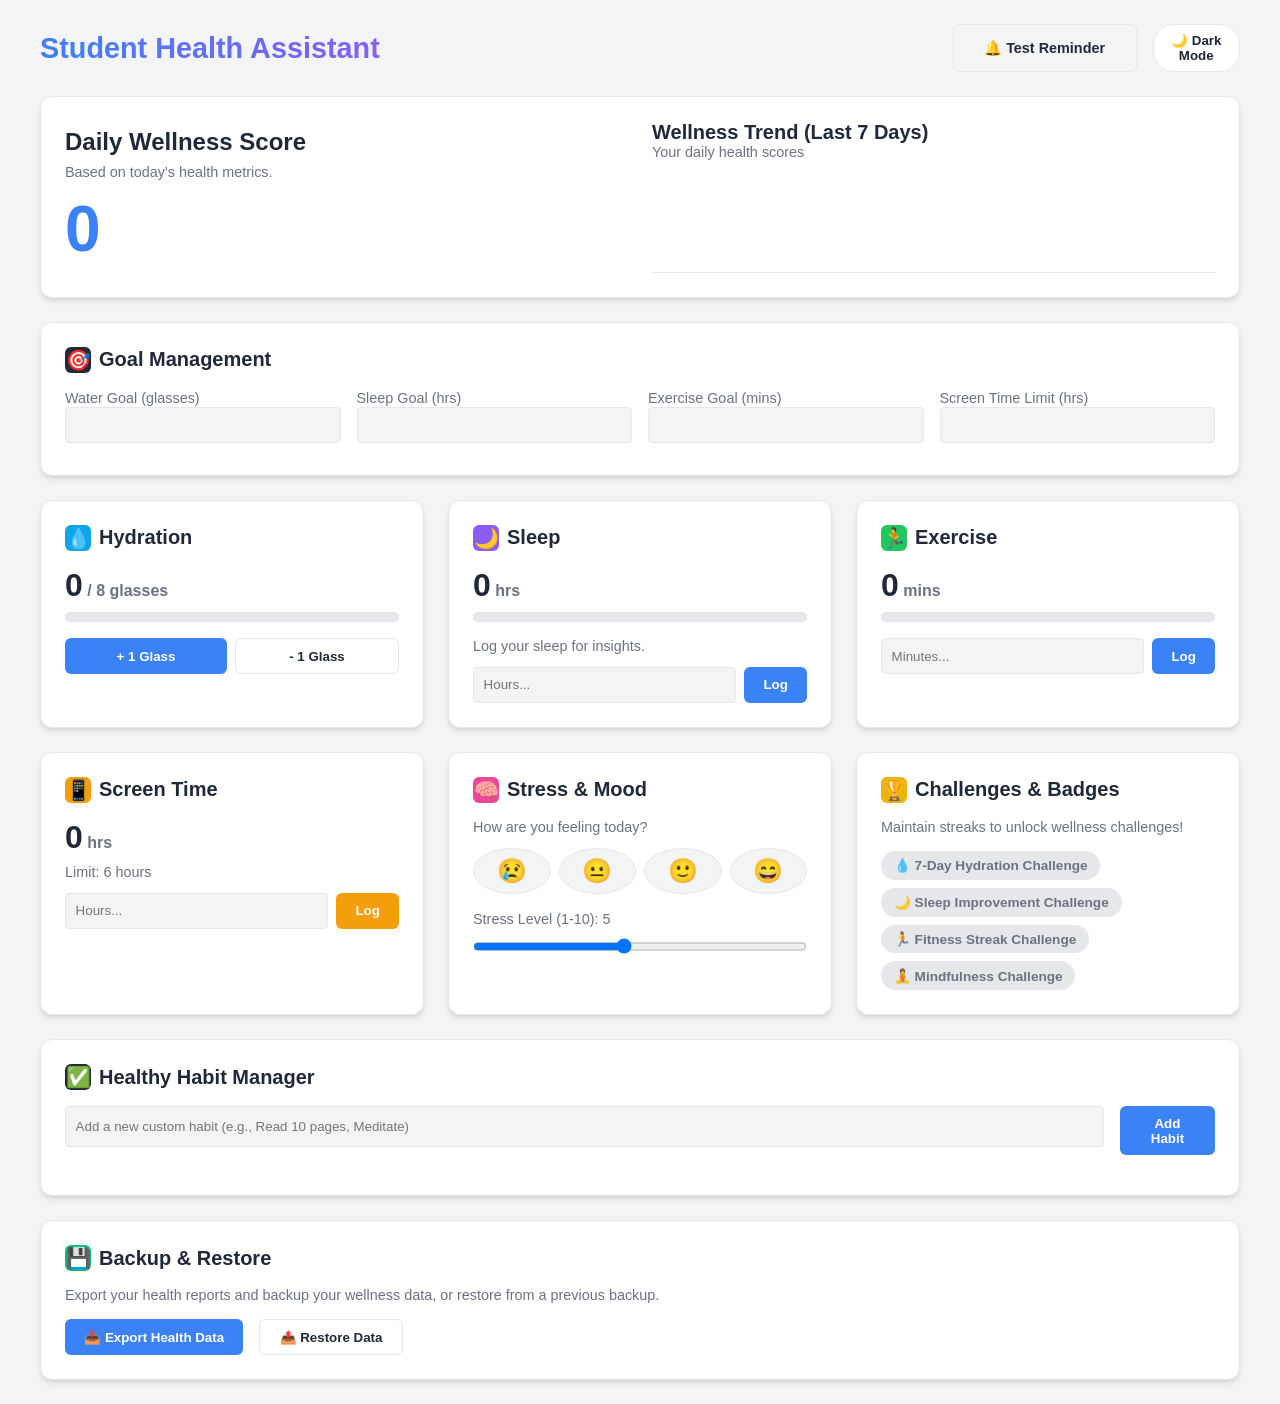
<file: projects/student-health-assistant/index.html>
<!DOCTYPE html>
<html lang="en">
<head>
  <meta charset="UTF-8">
  <meta name="viewport" content="width=device-width, initial-scale=1.0">
  <title>Student Health Assistant</title>
  <style>
    :root {
      --bg-color: #f3f4f6; --card-bg: #ffffff; --text-main: #1f2937; --text-muted: #6b7280;
      --primary: #3b82f6; --primary-hover: #2563eb; --accent-water: #0ea5e9;
      --accent-sleep: #8b5cf6; --accent-exercise: #22c55e; --accent-screen: #f59e0b;
      --accent-mood: #ec4899; --accent-badges: #eab308;
      --border: #e5e7eb; --radius: 12px;
      --shadow: 0 4px 6px -1px rgba(0, 0, 0, 0.1), 0 2px 4px -1px rgba(0, 0, 0, 0.06);
    }
    
    [data-theme="dark"] {
      --bg-color: #111827; --card-bg: #1f2937; --text-main: #f9fafb; --text-muted: #9ca3af;
      --border: #374151; --shadow: 0 4px 6px -1px rgba(0, 0, 0, 0.5);
    }

    * { box-sizing: border-box; margin: 0; padding: 0; font-family: 'Segoe UI', Tahoma, Geneva, Verdana, sans-serif; }
    body { background-color: var(--bg-color); color: var(--text-main); transition: background 0.3s, color 0.3s; padding: 1.5rem; min-height: 100vh; }
    
    .container { max-width: 1200px; margin: 0 auto; display: flex; flex-direction: column; gap: 1.5rem; }
    header { display: flex; justify-content: space-between; align-items: center; flex-wrap: wrap; gap: 1rem; }
    h1 { font-size: 1.8rem; font-weight: 700; background: -webkit-linear-gradient(45deg, var(--primary), var(--accent-sleep)); -webkit-background-clip: text; -webkit-text-fill-color: transparent; }
    
    .theme-toggle { background: var(--card-bg); border: 1px solid var(--border); color: var(--text-main); padding: 0.5rem 1rem; border-radius: 20px; cursor: pointer; font-weight: 600; }
    .theme-toggle:hover { border-color: var(--primary); }

    .grid-container { display: grid; grid-template-columns: repeat(auto-fit, minmax(300px, 1fr)); gap: 1.5rem; }
    
    .card { background: var(--card-bg); border-radius: var(--radius); padding: 1.5rem; box-shadow: var(--shadow); border: 1px solid var(--border); transition: transform 0.2s; }
    .card:hover { transform: translateY(-3px); }
    .card h2 { font-size: 1.25rem; margin-bottom: 1rem; color: var(--text-main); display: flex; align-items: center; gap: 0.5rem; }
    .card-icon { width: 26px; height: 26px; border-radius: 6px; display: flex; align-items: center; justify-content: center; color: white; font-weight: bold; }
    
    .metric-value { font-size: 2rem; font-weight: 800; margin: 0.5rem 0; }
    .metric-desc { color: var(--text-muted); font-size: 0.9rem; margin-bottom: 0.8rem; }
    
    .progress-bar { width: 100%; height: 10px; background: var(--border); border-radius: 5px; overflow: hidden; margin-bottom: 1rem; }
    .progress-fill { height: 100%; border-radius: 5px; transition: width 0.5s ease-out; }
    
    .btn { background: var(--primary); color: white; border: none; padding: 0.6rem 1.2rem; border-radius: 6px; cursor: pointer; font-weight: 600; transition: background 0.2s; width: 100%; }
    .btn:hover { background: var(--primary-hover); }
    .btn-secondary { background: transparent; border: 1px solid var(--border); color: var(--text-main); }
    .btn-small { padding: 0.4rem 0.8rem; font-size: 0.9rem; }

    .controls { display: flex; gap: 0.5rem; }
    .controls button { flex: 1; }
    
    input[type="text"], input[type="number"], select, input[type="range"] { width: 100%; padding: 0.6rem; border: 1px solid var(--border); border-radius: 4px; background: var(--bg-color); color: var(--text-main); margin-bottom: 0.5rem; }
    
    .habit-list { list-style: none; margin-top: 1rem; }
    .habit-item { display: flex; justify-content: space-between; align-items: center; padding: 0.75rem; border-bottom: 1px solid var(--border); }
    .habit-item:last-child { border-bottom: none; }
    .habit-item.done { text-decoration: line-through; opacity: 0.6; }

    .mood-buttons { display: flex; gap: 0.5rem; justify-content: space-between; margin-bottom: 1rem; }
    .mood-btn { font-size: 1.5rem; padding: 0.5rem; border-radius: 50%; border: 1px solid var(--border); background: var(--bg-color); cursor: pointer; flex: 1; text-align: center; }
    .mood-btn.active { border-color: var(--accent-mood); background: var(--accent-mood); }

    .badges-container { display: flex; flex-wrap: wrap; gap: 0.5rem; margin-top: 1rem; }
    .badge { padding: 0.4rem 0.8rem; border-radius: 20px; font-size: 0.85rem; font-weight: bold; background: var(--border); color: var(--text-muted); display: flex; align-items: center; gap: 0.3rem; }
    .badge.unlocked { background: var(--accent-badges); color: white; }

    .chart-container { display: flex; align-items: flex-end; gap: 0.5rem; height: 100px; padding-top: 10px; border-bottom: 1px solid var(--border); }
    .chart-bar { flex: 1; background: var(--primary); border-radius: 4px 4px 0 0; min-height: 5px; position: relative; }
    .chart-bar span { position: absolute; bottom: -20px; font-size: 0.7rem; left: 50%; transform: translateX(-50%); color: var(--text-muted); }

    .toast { position: fixed; bottom: 20px; right: 20px; background: var(--text-main); color: var(--bg-color); padding: 1rem 1.5rem; border-radius: 8px; box-shadow: var(--shadow); z-index: 1000; display: none; }
    
  </style>
</head>
<body>

<div class="container">
  <header>
    <h1>Student Health Assistant</h1>
    <div style="display: flex; gap: 1rem;">
      <button class="btn btn-secondary btn-small" onclick="testReminder()">🔔 Test Reminder</button>
      <button class="theme-toggle" id="themeToggle" onclick="toggleTheme()">🌙 Dark Mode</button>
    </div>
  </header>

  <div class="grid-container">
    <!-- Health Overview & Analytics -->
    <div class="card" style="grid-column: 1 / -1; display: grid; grid-template-columns: repeat(auto-fit, minmax(300px, 1fr)); gap: 1.5rem; align-items: center;">
      <div>
        <h2 style="margin: 0; font-size: 1.5rem;">Daily Wellness Score</h2>
        <p class="metric-desc" style="margin-top: 0.5rem;">Based on today's health metrics.</p>
        <div style="font-size: 4rem; font-weight: 800; color: var(--primary);" id="healthScore">0</div>
      </div>
      <div>
        <h2 style="margin-bottom: 0;">Wellness Trend (Last 7 Days)</h2>
        <p class="metric-desc">Your daily health scores</p>
        <div class="chart-container" id="analyticsChart">
          <!-- Chart bars generated via JS -->
        </div>
      </div>
    </div>

    <!-- Goals Management (Settings) -->
    <div class="card" style="grid-column: 1 / -1;">
      <h2><div class="card-icon" style="background: var(--text-main);">🎯</div> Goal Management</h2>
      <div style="display: grid; grid-template-columns: repeat(auto-fit, minmax(200px, 1fr)); gap: 1rem;">
        <div>
          <label class="metric-desc">Water Goal (glasses)</label>
          <input type="number" id="goalWater" min="1" onchange="updateGoals()">
        </div>
        <div>
          <label class="metric-desc">Sleep Goal (hrs)</label>
          <input type="number" id="goalSleep" min="1" onchange="updateGoals()">
        </div>
        <div>
          <label class="metric-desc">Exercise Goal (mins)</label>
          <input type="number" id="goalExercise" min="1" onchange="updateGoals()">
        </div>
        <div>
          <label class="metric-desc">Screen Time Limit (hrs)</label>
          <input type="number" id="goalScreen" min="1" onchange="updateGoals()">
        </div>
      </div>
    </div>

    <!-- Water Tracker -->
    <div class="card">
      <h2><div class="card-icon" style="background: var(--accent-water);">💧</div> Hydration</h2>
      <div class="metric-value"><span id="waterCount">0</span><span style="font-size:1rem; color:var(--text-muted)"> / <span id="displayGoalWater">8</span> glasses</span></div>
      <div class="progress-bar"><div class="progress-fill" id="waterProgress" style="background: var(--accent-water); width: 0%;"></div></div>
      <div class="controls">
        <button class="btn" onclick="addWater(1)">+ 1 Glass</button>
        <button class="btn btn-secondary" onclick="addWater(-1)">- 1 Glass</button>
      </div>
    </div>

    <!-- Sleep Tracker -->
    <div class="card">
      <h2><div class="card-icon" style="background: var(--accent-sleep);">🌙</div> Sleep</h2>
      <div class="metric-value"><span id="sleepCount">0</span><span style="font-size:1rem; color:var(--text-muted)"> hrs</span></div>
      <div class="progress-bar"><div class="progress-fill" id="sleepProgress" style="background: var(--accent-sleep); width: 0%;"></div></div>
      <p class="metric-desc" id="sleepInsight">Log your sleep for insights.</p>
      <div class="controls">
        <input type="number" id="sleepInput" placeholder="Hours..." min="0" max="24" style="margin-bottom:0;">
        <button class="btn" onclick="logSleep()">Log</button>
      </div>
    </div>

    <!-- Exercise Tracker -->
    <div class="card">
      <h2><div class="card-icon" style="background: var(--accent-exercise);">🏃</div> Exercise</h2>
      <div class="metric-value"><span id="exerciseCount">0</span><span style="font-size:1rem; color:var(--text-muted)"> mins</span></div>
      <div class="progress-bar"><div class="progress-fill" id="exerciseProgress" style="background: var(--accent-exercise); width: 0%;"></div></div>
      <div class="controls">
        <input type="number" id="exerciseInput" placeholder="Minutes..." min="0" style="margin-bottom:0;">
        <button class="btn" onclick="logExercise()">Log</button>
      </div>
    </div>

    <!-- Screen Time Tracker -->
    <div class="card">
      <h2><div class="card-icon" style="background: var(--accent-screen);">📱</div> Screen Time</h2>
      <div class="metric-value"><span id="screenCount">0</span><span style="font-size:1rem; color:var(--text-muted)"> hrs</span></div>
      <p class="metric-desc" id="screenInsight">Limit: <span id="displayGoalScreen">6</span> hours</p>
      <div class="controls">
        <input type="number" id="screenInput" placeholder="Hours..." min="0" style="margin-bottom:0;">
        <button class="btn" style="background: var(--accent-screen);" onclick="logScreen()">Log</button>
      </div>
    </div>

    <!-- Stress & Mood Tracker -->
    <div class="card">
      <h2><div class="card-icon" style="background: var(--accent-mood);">🧠</div> Stress & Mood</h2>
      <p class="metric-desc">How are you feeling today?</p>
      <div class="mood-buttons">
        <button class="mood-btn" id="mood-sad" onclick="logMood('sad')">😢</button>
        <button class="mood-btn" id="mood-neutral" onclick="logMood('neutral')">😐</button>
        <button class="mood-btn" id="mood-good" onclick="logMood('good')">🙂</button>
        <button class="mood-btn" id="mood-great" onclick="logMood('great')">😄</button>
      </div>
      <label class="metric-desc">Stress Level (1-10): <span id="stressValue">5</span></label>
      <input type="range" id="stressInput" min="1" max="10" value="5" oninput="logStress(this.value)">
    </div>

    <!-- Gamification & Challenges -->
    <div class="card">
      <h2><div class="card-icon" style="background: var(--accent-badges);">🏆</div> Challenges & Badges</h2>
      <p class="metric-desc">Maintain streaks to unlock wellness challenges!</p>
      <div class="badges-container">
        <div class="badge" id="badge-water">💧 7-Day Hydration Challenge</div>
        <div class="badge" id="badge-sleep">🌙 Sleep Improvement Challenge</div>
        <div class="badge" id="badge-fitness">🏃 Fitness Streak Challenge</div>
        <div class="badge" id="badge-mindfulness">🧘 Mindfulness Challenge</div>
      </div>
    </div>

    <!-- Habit Manager -->
    <div class="card" style="grid-column: 1 / -1;">
      <h2><div class="card-icon" style="background: var(--text-main);">✅</div> Healthy Habit Manager</h2>
      <div style="display: flex; gap: 1rem; margin-bottom: 1rem;">
        <input type="text" id="habitInput" placeholder="Add a new custom habit (e.g., Read 10 pages, Meditate)" onkeypress="if(event.key==='Enter') addHabit()">
        <button class="btn" style="width: auto;" onclick="addHabit()">Add Habit</button>
      </div>
      <ul class="habit-list" id="habitList"></ul>
    </div>

    <!-- Export & Backup Features -->
    <div class="card" style="grid-column: 1 / -1;">
      <h2><div class="card-icon" style="background: #10b981;">💾</div> Backup & Restore</h2>
      <p class="metric-desc">Export your health reports and backup your wellness data, or restore from a previous backup.</p>
      <div style="display: flex; gap: 1rem; margin-top: 1rem; flex-wrap: wrap;">
        <button class="btn" style="width: auto;" onclick="exportData()">📥 Export Health Data</button>
        <button class="btn btn-secondary" style="width: auto;" onclick="document.getElementById('importFile').click()">📤 Restore Data</button>
        <input type="file" id="importFile" style="display:none" accept=".json" onchange="importData(event)">
      </div>
    </div>
  </div>
</div>

<div class="toast" id="toast">🔔 Time to drink some water!</div>

<script>
  // State Initialization
  const defaultGoals = { water: 8, sleep: 8, exercise: 60, screen: 6 };
  let state = JSON.parse(localStorage.getItem('studentHealthStateV2')) || {
    date: new Date().toDateString(),
    water: 0, sleep: 0, exercise: 0, screen: 0,
    mood: null, stress: 5,
    goals: { ...defaultGoals },
    habits: [
      { id: 1, name: 'Take a 10 min study break', done: false, streak: 0 },
      { id: 2, name: 'Eat a healthy fruit', done: false, streak: 0 }
    ],
    theme: 'light',
    history: [], // [{ date: '...', score: 85 }]
    streaks: { water: 0, sleep: 0, exercise: 0 }
  };

  // Reset state on a new day
  if (state.date !== new Date().toDateString()) {
    // Save history
    state.history.push({ date: state.date, score: calculateScore() });
    if(state.history.length > 7) state.history.shift(); // Keep last 7 days
    
    // Update streaks
    state.streaks.water = state.water >= state.goals.water ? state.streaks.water + 1 : 0;
    state.streaks.sleep = state.sleep >= state.goals.sleep ? state.streaks.sleep + 1 : 0;
    state.streaks.exercise = state.exercise >= state.goals.exercise ? state.streaks.exercise + 1 : 0;
    
    state.habits.forEach(h => {
      h.streak = h.done ? (h.streak || 0) + 1 : 0;
      h.done = false;
    });

    // Reset daily values
    state.date = new Date().toDateString();
    state.water = 0; state.sleep = 0; state.exercise = 0; state.screen = 0;
    state.mood = null; state.stress = 5;
    saveState();
  }

  function saveState() {
    localStorage.setItem('studentHealthStateV2', JSON.stringify(state));
    render();
  }

  function calculateScore() {
    let score = 0;
    if(!state.goals) state.goals = defaultGoals;
    score += Math.min(state.water / state.goals.water, 1) * 30; // max 30
    score += Math.min(state.sleep / state.goals.sleep, 1) * 30; // max 30
    score += Math.min(state.exercise / state.goals.exercise, 1) * 20; // max 20
    score += (state.screen > 0 && state.screen <= state.goals.screen) ? 10 : (state.screen === 0 ? 0 : 5); // max 10
    
    // Mood/Stress impact
    if(state.mood === 'great') score += 5;
    if(state.mood === 'good') score += 3;
    if(state.stress < 5) score += 5;
    
    return Math.round(Math.min(score, 100));
  }

  function render() {
    if(!state.goals) state.goals = defaultGoals;
    
    // Goals Input
    document.getElementById('goalWater').value = state.goals.water;
    document.getElementById('goalSleep').value = state.goals.sleep;
    document.getElementById('goalExercise').value = state.goals.exercise;
    document.getElementById('goalScreen').value = state.goals.screen;

    // Goals Display
    document.getElementById('displayGoalWater').textContent = state.goals.water;
    document.getElementById('displayGoalScreen').textContent = state.goals.screen;

    // Trackers
    document.getElementById('waterCount').textContent = state.water;
    document.getElementById('waterProgress').style.width = Math.min((state.water / state.goals.water) * 100, 100) + '%';
    
    document.getElementById('sleepCount').textContent = state.sleep;
    document.getElementById('sleepProgress').style.width = Math.min((state.sleep / state.goals.sleep) * 100, 100) + '%';
    document.getElementById('sleepInsight').textContent = state.sleep >= state.goals.sleep ? 'Great sleep!' : 'Aim for ' + state.goals.sleep + ' hours for optimal rest.';
    
    document.getElementById('exerciseCount').textContent = state.exercise;
    document.getElementById('exerciseProgress').style.width = Math.min((state.exercise / state.goals.exercise) * 100, 100) + '%';
    
    document.getElementById('screenCount').textContent = state.screen;
    document.getElementById('screenInsight').textContent = state.screen > state.goals.screen ? 'Over recommended limit! Take a break.' : 'Healthy usage.';
    document.getElementById('screenInsight').style.color = state.screen > state.goals.screen ? '#ef4444' : 'var(--text-muted)';
    
    // Score
    document.getElementById('healthScore').textContent = calculateScore();

    // Mood & Stress
    document.querySelectorAll('.mood-btn').forEach(btn => btn.classList.remove('active'));
    if(state.mood) document.getElementById('mood-' + state.mood)?.classList.add('active');
    document.getElementById('stressValue').textContent = state.stress;
    document.getElementById('stressInput').value = state.stress;

    // Badges
    document.getElementById('badge-water').className = 'badge ' + (state.streaks?.water >= 7 ? 'unlocked' : '');
    document.getElementById('badge-sleep').className = 'badge ' + (state.streaks?.sleep >= 3 ? 'unlocked' : '');
    document.getElementById('badge-fitness').className = 'badge ' + (state.streaks?.exercise >= 3 ? 'unlocked' : '');
    document.getElementById('badge-mindfulness').className = 'badge ' + (state.stress <= 4 && state.mood === 'great' ? 'unlocked' : '');

    // Theme
    document.documentElement.setAttribute('data-theme', state.theme);
    document.getElementById('themeToggle').textContent = state.theme === 'dark' ? '☀️ Light Mode' : '🌙 Dark Mode';

    // Habits
    const list = document.getElementById('habitList');
    list.innerHTML = '';
    state.habits.forEach(h => {
      const li = document.createElement('li');
      li.className = 'habit-item ' + (h.done ? 'done' : '');
      li.innerHTML = 
        <span style="cursor:pointer; flex: 1;" onclick="toggleHabit()">
           <span class="badge" style="display:inline-flex; margin-left:10px;">🔥 </span>
        </span>
        <button class="btn-secondary btn-small" onclick="deleteHabit()">❌</button>
      ;
      list.appendChild(li);
    });

    // Chart Analytics
    const chart = document.getElementById('analyticsChart');
    chart.innerHTML = '';
    const history = state.history || [];
    if(history.length === 0) {
      chart.innerHTML = '<span style="color:var(--text-muted); font-size:0.9rem;">No data yet.</span>';
    } else {
      history.forEach((day, idx) => {
        const bar = document.createElement('div');
        bar.className = 'chart-bar';
        bar.style.height = Math.max(5, day.score) + '%';
        bar.innerHTML = '<span>' + day.date.split(' ')[0] + '</span>'; // Show day name (Mon, Tue)
        chart.appendChild(bar);
      });
    }
  }

  // Actions
  function updateGoals() {
    state.goals.water = parseInt(document.getElementById('goalWater').value) || 8;
    state.goals.sleep = parseInt(document.getElementById('goalSleep').value) || 8;
    state.goals.exercise = parseInt(document.getElementById('goalExercise').value) || 60;
    state.goals.screen = parseInt(document.getElementById('goalScreen').value) || 6;
    saveState();
  }
  function addWater(val) { state.water = Math.max(0, state.water + val); saveState(); }
  function logSleep() { const v = document.getElementById('sleepInput').value; if(v) { state.sleep = parseFloat(v); document.getElementById('sleepInput').value=''; saveState(); } }
  function logExercise() { const v = document.getElementById('exerciseInput').value; if(v) { state.exercise += parseFloat(v); document.getElementById('exerciseInput').value=''; saveState(); } }
  function logScreen() { const v = document.getElementById('screenInput').value; if(v) { state.screen = parseFloat(v); document.getElementById('screenInput').value=''; saveState(); } }
  
  function logMood(mood) { state.mood = mood; saveState(); }
  function logStress(val) { state.stress = val; document.getElementById('stressValue').textContent = val; saveState(); }

  function addHabit() {
    const v = document.getElementById('habitInput').value;
    if(v.trim()) {
      state.habits.push({ id: Date.now(), name: v.trim(), done: false, streak: 0 });
      document.getElementById('habitInput').value = '';
      saveState();
    }
  }
  
  function toggleHabit(id) {
    const h = state.habits.find(x => x.id === id);
    if(h) { h.done = !h.done; saveState(); }
  }

  function deleteHabit(id) {
    state.habits = state.habits.filter(x => x.id !== id);
    saveState();
  }

  function toggleTheme() {
    state.theme = state.theme === 'light' ? 'dark' : 'light';
    saveState();
  }

  function showToast(msg) {
    const t = document.getElementById('toast');
    t.textContent = msg;
    t.style.display = 'block';
    setTimeout(() => { t.style.display = 'none'; }, 3000);
  }

  function testReminder() {
    const msgs = ["🔔 Drink a glass of water!", "🔔 Take a 5-minute screen break!", "🔔 Time for a quick stretch!"];
    showToast(msgs[Math.floor(Math.random() * msgs.length)]);
  }

  function exportData() {
    const dataStr = "data:text/json;charset=utf-8," + encodeURIComponent(JSON.stringify(state, null, 2));
    const dlAnchorElem = document.createElement('a');
    dlAnchorElem.setAttribute("href", dataStr);
    dlAnchorElem.setAttribute("download", "health_assistant_backup.json");
    dlAnchorElem.click();
    showToast("✅ Health data exported successfully!");
  }

  function importData(event) {
    const file = event.target.files[0];
    if (!file) return;
    const reader = new FileReader();
    reader.onload = function(e) {
      try {
        const importedState = JSON.parse(e.target.result);
        if (importedState && importedState.goals) {
          state = importedState;
          saveState();
          showToast("✅ Health data restored successfully!");
        } else {
          showToast("❌ Invalid backup file format.");
        }
      } catch (err) {
        showToast("❌ Error parsing backup file.");
      }
    };
    reader.readAsText(file);
    event.target.value = ''; // Reset input
  }

  // Reminders logic (simulated periodically)
  setInterval(() => {
    if(state.water < state.goals.water) {
      showToast("🔔 Reminder: You're falling behind on hydration! Drink some water.");
    }
  }, 1000 * 60 * 60); // Check every hour

  // Initial Render
  render();
</script>
</body>
</html>
</file>
